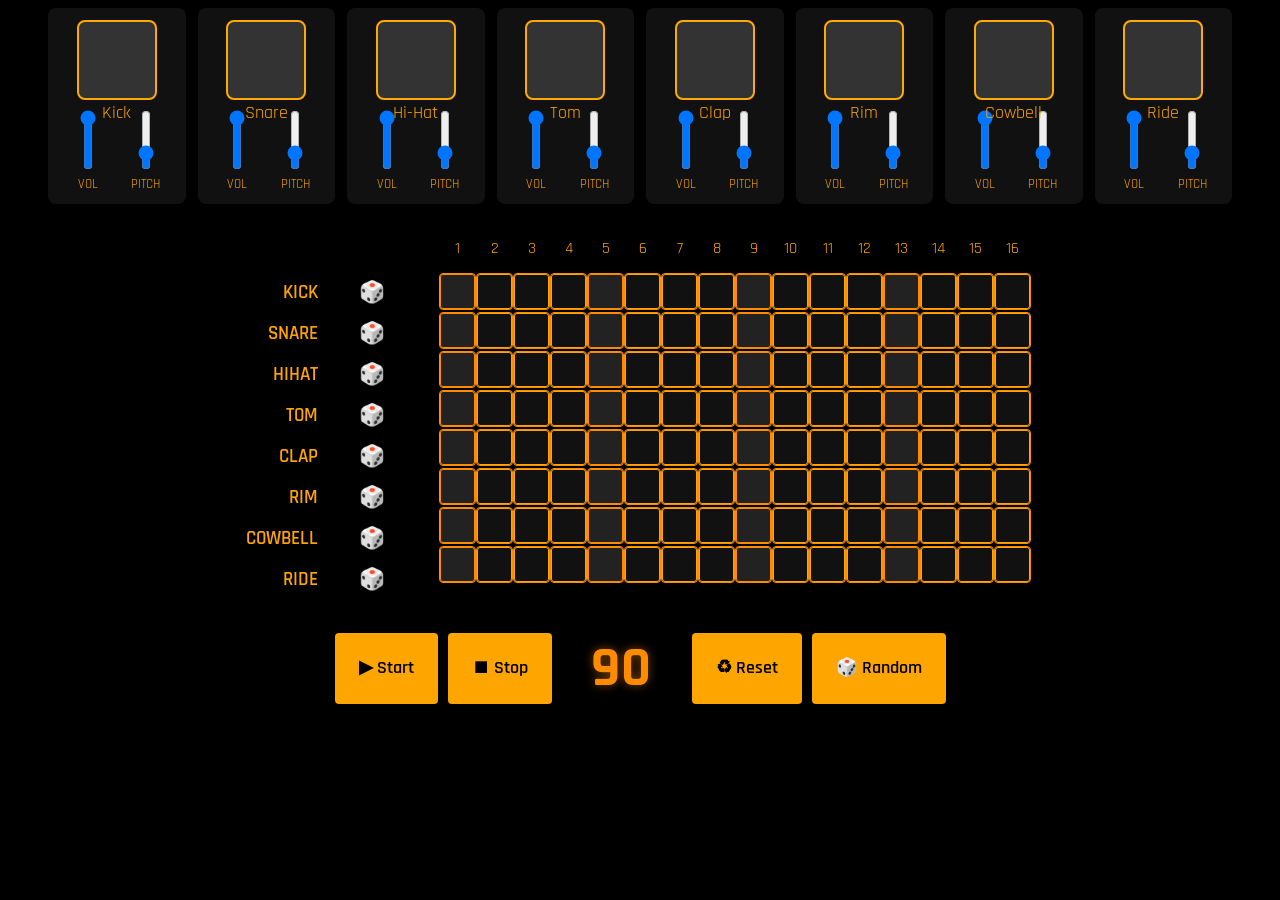
<file: index.html>
<!DOCTYPE html>
<html>
<head>
    <title>B34tB0X</title>
    <meta charset="utf-8">
    <!-- Adjusted viewport for mobile -->
    <meta name="viewport" content="width=device-width, initial-scale=1.0, user-scalable=no, viewport-fit=cover">
    <!-- Optional: allow standalone usage on iOS home screen -->
    <meta name="apple-mobile-web-app-capable" content="yes">

    <link href="https://fonts.googleapis.com/css2?family=Rajdhani:wght@500;600;700&display=swap" rel="stylesheet">
    <link rel="stylesheet" href="styles.css">
</head>
<body>
    <div class="container">
        <!-- DRUM PADS -->
        <div class="drum-pads">
            <!-- Kick -->
            <div class="pad-group" data-sound="kick">
                <div class="drum-pad">
                    <div class="pad-label">Kick</div>
                </div>
                <div class="pad-controls">
                    <div class="knob-container">
                        <input type="range" class="vertical volume-knob" min="0" max="1" step="0.01" value="1">
                        <div class="knob-label">VOL</div>
                    </div>
                    <div class="knob-container">
                        <input type="range" class="vertical pitch-knob" min="0.25" max="4" step="0.01" value="1">
                        <div class="knob-label">PITCH</div>
                    </div>
                </div>
            </div>

            <!-- Snare -->
            <div class="pad-group" data-sound="snare">
                <div class="drum-pad">
                    <div class="pad-label">Snare</div>
                </div>
                <div class="pad-controls">
                    <div class="knob-container">
                        <input type="range" class="vertical volume-knob" min="0" max="1" step="0.01" value="1">
                        <div class="knob-label">VOL</div>
                    </div>
                    <div class="knob-container">
                        <input type="range" class="vertical pitch-knob" min="0.25" max="4" step="0.01" value="1">
                        <div class="knob-label">PITCH</div>
                    </div>
                </div>
            </div>

            <!-- Hi-Hat -->
            <div class="pad-group" data-sound="hihat">
                <div class="drum-pad">
                    <div class="pad-label">Hi-Hat</div>
                </div>
                <div class="pad-controls">
                    <div class="knob-container">
                        <input type="range" class="vertical volume-knob" min="0" max="1" step="0.01" value="1">
                        <div class="knob-label">VOL</div>
                    </div>
                    <div class="knob-container">
                        <input type="range" class="vertical pitch-knob" min="0.25" max="4" step="0.01" value="1">
                        <div class="knob-label">PITCH</div>
                    </div>
                </div>
            </div>

            <!-- Tom -->
            <div class="pad-group" data-sound="tom">
                <div class="drum-pad">
                    <div class="pad-label">Tom</div>
                </div>
                <div class="pad-controls">
                    <div class="knob-container">
                        <input type="range" class="vertical volume-knob" min="0" max="1" step="0.01" value="1">
                        <div class="knob-label">VOL</div>
                    </div>
                    <div class="knob-container">
                        <input type="range" class="vertical pitch-knob" min="0.25" max="4" step="0.01" value="1">
                        <div class="knob-label">PITCH</div>
                    </div>
                </div>
            </div>

            <!-- Clap -->
            <div class="pad-group" data-sound="clap">
                <div class="drum-pad">
                    <div class="pad-label">Clap</div>
                </div>
                <div class="pad-controls">
                    <div class="knob-container">
                        <input type="range" class="vertical volume-knob" min="0" max="1" step="0.01" value="1">
                        <div class="knob-label">VOL</div>
                    </div>
                    <div class="knob-container">
                        <input type="range" class="vertical pitch-knob" min="0.25" max="4" step="0.01" value="1">
                        <div class="knob-label">PITCH</div>
                    </div>
                </div>
            </div>

            <!-- Rim -->
            <div class="pad-group" data-sound="rim">
                <div class="drum-pad">
                    <div class="pad-label">Rim</div>
                </div>
                <div class="pad-controls">
                    <div class="knob-container">
                        <input type="range" class="vertical volume-knob" min="0" max="1" step="0.01" value="1">
                        <div class="knob-label">VOL</div>
                    </div>
                    <div class="knob-container">
                        <input type="range" class="vertical pitch-knob" min="0.25" max="4" step="0.01" value="1">
                        <div class="knob-label">PITCH</div>
                    </div>
                </div>
            </div>

            <!-- Cowbell -->
            <div class="pad-group" data-sound="cowbell">
                <div class="drum-pad">
                    <div class="pad-label">Cowbell</div>
                </div>
                <div class="pad-controls">
                    <div class="knob-container">
                        <input type="range" class="vertical volume-knob" min="0" max="1" step="0.01" value="1">
                        <div class="knob-label">VOL</div>
                    </div>
                    <div class="knob-container">
                        <input type="range" class="vertical pitch-knob" min="0.25" max="4" step="0.01" value="1">
                        <div class="knob-label">PITCH</div>
                    </div>
                </div>
            </div>

            <!-- Ride -->
            <div class="pad-group" data-sound="ride">
                <div class="drum-pad">
                    <div class="pad-label">Ride</div>
                </div>
                <div class="pad-controls">
                    <div class="knob-container">
                        <input type="range" class="vertical volume-knob" min="0" max="1" step="0.01" value="1">
                        <div class="knob-label">VOL</div>
                    </div>
                    <div class="knob-container">
                        <input type="range" class="vertical pitch-knob" min="0.25" max="4" step="0.01" value="1">
                        <div class="knob-label">PITCH</div>
                    </div>
                </div>
            </div>
        </div>

        <!-- SEQUENCER -->
        <div class="sequencer-container-wrapper">
            <div class="inst-labels">
                <div class="inst-label"></div>
                <div class="inst-label">KICK <button class="dice-button">🎲</button></div>
                <div class="inst-label">SNARE <button class="dice-button">🎲</button></div>
                <div class="inst-label">HIHAT <button class="dice-button">🎲</button></div>
                <div class="inst-label">TOM <button class="dice-button">🎲</button></div>
                <div class="inst-label">CLAP <button class="dice-button">🎲</button></div>
                <div class="inst-label">RIM <button class="dice-button">🎲</button></div>
                <div class="inst-label">COWBELL <button class="dice-button">🎲</button></div>
                <div class="inst-label">RIDE <button class="dice-button">🎲</button></div>
            </div>

            <div class="sequencer-container">
                <div class="step-numbers">
                    <div class="step-number">1</div>
                    <div class="step-number">2</div>
                    <div class="step-number">3</div>
                    <div class="step-number">4</div>
                    <div class="step-number">5</div>
                    <div class="step-number">6</div>
                    <div class="step-number">7</div>
                    <div class="step-number">8</div>
                    <div class="step-number">9</div>
                    <div class="step-number">10</div>
                    <div class="step-number">11</div>
                    <div class="step-number">12</div>
                    <div class="step-number">13</div>
                    <div class="step-number">14</div>
                    <div class="step-number">15</div>
                    <div class="step-number">16</div>
                </div>

                <!-- Each row: data-sound=sampleName, 16 steps -->
                <div class="sequencer-row" data-sound="kick">
                    <div class="sequencer-step strong-beat" data-step="0"></div>
                    <div class="sequencer-step" data-step="1"></div>
                    <div class="sequencer-step" data-step="2"></div>
                    <div class="sequencer-step" data-step="3"></div>
                    <div class="sequencer-step strong-beat" data-step="4"></div>
                    <div class="sequencer-step" data-step="5"></div>
                    <div class="sequencer-step" data-step="6"></div>
                    <div class="sequencer-step" data-step="7"></div>
                    <div class="sequencer-step strong-beat" data-step="8"></div>
                    <div class="sequencer-step" data-step="9"></div>
                    <div class="sequencer-step" data-step="10"></div>
                    <div class="sequencer-step" data-step="11"></div>
                    <div class="sequencer-step strong-beat" data-step="12"></div>
                    <div class="sequencer-step" data-step="13"></div>
                    <div class="sequencer-step" data-step="14"></div>
                    <div class="sequencer-step" data-step="15"></div>
                </div>
                <div class="sequencer-row" data-sound="snare">
                    <div class="sequencer-step strong-beat" data-step="0"></div>
                    <div class="sequencer-step" data-step="1"></div>
                    <div class="sequencer-step" data-step="2"></div>
                    <div class="sequencer-step" data-step="3"></div>
                    <div class="sequencer-step strong-beat" data-step="4"></div>
                    <div class="sequencer-step" data-step="5"></div>
                    <div class="sequencer-step" data-step="6"></div>
                    <div class="sequencer-step" data-step="7"></div>
                    <div class="sequencer-step strong-beat" data-step="8"></div>
                    <div class="sequencer-step" data-step="9"></div>
                    <div class="sequencer-step" data-step="10"></div>
                    <div class="sequencer-step" data-step="11"></div>
                    <div class="sequencer-step strong-beat" data-step="12"></div>
                    <div class="sequencer-step" data-step="13"></div>
                    <div class="sequencer-step" data-step="14"></div>
                    <div class="sequencer-step" data-step="15"></div>
                </div>
                <div class="sequencer-row" data-sound="hihat">
                    <div class="sequencer-step strong-beat" data-step="0"></div>
                    <div class="sequencer-step" data-step="1"></div>
                    <div class="sequencer-step" data-step="2"></div>
                    <div class="sequencer-step" data-step="3"></div>
                    <div class="sequencer-step strong-beat" data-step="4"></div>
                    <div class="sequencer-step" data-step="5"></div>
                    <div class="sequencer-step" data-step="6"></div>
                    <div class="sequencer-step" data-step="7"></div>
                    <div class="sequencer-step strong-beat" data-step="8"></div>
                    <div class="sequencer-step" data-step="9"></div>
                    <div class="sequencer-step" data-step="10"></div>
                    <div class="sequencer-step" data-step="11"></div>
                    <div class="sequencer-step strong-beat" data-step="12"></div>
                    <div class="sequencer-step" data-step="13"></div>
                    <div class="sequencer-step" data-step="14"></div>
                    <div class="sequencer-step" data-step="15"></div>
                </div>
                <div class="sequencer-row" data-sound="tom">
                    <div class="sequencer-step strong-beat" data-step="0"></div>
                    <div class="sequencer-step" data-step="1"></div>
                    <div class="sequencer-step" data-step="2"></div>
                    <div class="sequencer-step" data-step="3"></div>
                    <div class="sequencer-step strong-beat" data-step="4"></div>
                    <div class="sequencer-step" data-step="5"></div>
                    <div class="sequencer-step" data-step="6"></div>
                    <div class="sequencer-step" data-step="7"></div>
                    <div class="sequencer-step strong-beat" data-step="8"></div>
                    <div class="sequencer-step" data-step="9"></div>
                    <div class="sequencer-step" data-step="10"></div>
                    <div class="sequencer-step" data-step="11"></div>
                    <div class="sequencer-step strong-beat" data-step="12"></div>
                    <div class="sequencer-step" data-step="13"></div>
                    <div class="sequencer-step" data-step="14"></div>
                    <div class="sequencer-step" data-step="15"></div>
                </div>
                <div class="sequencer-row" data-sound="clap">
                    <div class="sequencer-step strong-beat" data-step="0"></div>
                    <div class="sequencer-step" data-step="1"></div>
                    <div class="sequencer-step" data-step="2"></div>
                    <div class="sequencer-step" data-step="3"></div>
                    <div class="sequencer-step strong-beat" data-step="4"></div>
                    <div class="sequencer-step" data-step="5"></div>
                    <div class="sequencer-step" data-step="6"></div>
                    <div class="sequencer-step" data-step="7"></div>
                    <div class="sequencer-step strong-beat" data-step="8"></div>
                    <div class="sequencer-step" data-step="9"></div>
                    <div class="sequencer-step" data-step="10"></div>
                    <div class="sequencer-step" data-step="11"></div>
                    <div class="sequencer-step strong-beat" data-step="12"></div>
                    <div class="sequencer-step" data-step="13"></div>
                    <div class="sequencer-step" data-step="14"></div>
                    <div class="sequencer-step" data-step="15"></div>
                </div>
                <div class="sequencer-row" data-sound="rim">
                    <div class="sequencer-step strong-beat" data-step="0"></div>
                    <div class="sequencer-step" data-step="1"></div>
                    <div class="sequencer-step" data-step="2"></div>
                    <div class="sequencer-step" data-step="3"></div>
                    <div class="sequencer-step strong-beat" data-step="4"></div>
                    <div class="sequencer-step" data-step="5"></div>
                    <div class="sequencer-step" data-step="6"></div>
                    <div class="sequencer-step" data-step="7"></div>
                    <div class="sequencer-step strong-beat" data-step="8"></div>
                    <div class="sequencer-step" data-step="9"></div>
                    <div class="sequencer-step" data-step="10"></div>
                    <div class="sequencer-step" data-step="11"></div>
                    <div class="sequencer-step strong-beat" data-step="12"></div>
                    <div class="sequencer-step" data-step="13"></div>
                    <div class="sequencer-step" data-step="14"></div>
                    <div class="sequencer-step" data-step="15"></div>
                </div>
                <div class="sequencer-row" data-sound="cowbell">
                    <div class="sequencer-step strong-beat" data-step="0"></div>
                    <div class="sequencer-step" data-step="1"></div>
                    <div class="sequencer-step" data-step="2"></div>
                    <div class="sequencer-step" data-step="3"></div>
                    <div class="sequencer-step strong-beat" data-step="4"></div>
                    <div class="sequencer-step" data-step="5"></div>
                    <div class="sequencer-step" data-step="6"></div>
                    <div class="sequencer-step" data-step="7"></div>
                    <div class="sequencer-step strong-beat" data-step="8"></div>
                    <div class="sequencer-step" data-step="9"></div>
                    <div class="sequencer-step" data-step="10"></div>
                    <div class="sequencer-step" data-step="11"></div>
                    <div class="sequencer-step strong-beat" data-step="12"></div>
                    <div class="sequencer-step" data-step="13"></div>
                    <div class="sequencer-step" data-step="14"></div>
                    <div class="sequencer-step" data-step="15"></div>
                </div>
                <div class="sequencer-row" data-sound="ride">
                    <div class="sequencer-step strong-beat" data-step="0"></div>
                    <div class="sequencer-step" data-step="1"></div>
                    <div class="sequencer-step" data-step="2"></div>
                    <div class="sequencer-step" data-step="3"></div>
                    <div class="sequencer-step strong-beat" data-step="4"></div>
                    <div class="sequencer-step" data-step="5"></div>
                    <div class="sequencer-step" data-step="6"></div>
                    <div class="sequencer-step" data-step="7"></div>
                    <div class="sequencer-step strong-beat" data-step="8"></div>
                    <div class="sequencer-step" data-step="9"></div>
                    <div class="sequencer-step" data-step="10"></div>
                    <div class="sequencer-step" data-step="11"></div>
                    <div class="sequencer-step strong-beat" data-step="12"></div>
                    <div class="sequencer-step" data-step="13"></div>
                    <div class="sequencer-step" data-step="14"></div>
                    <div class="sequencer-step" data-step="15"></div>
                </div>
            </div>
        </div>

        <!-- Controls -->
        <div class="controls">
            <button id="start">▶ Start</button>
            <button id="stop">⏹ Stop</button>
            <div class="tempo-control">
                <div id="tempoDisplay" class="tempo-display">90</div>
                <input type="hidden" id="tempo" value="90">
            </div>
            <button id="reset">♻ Reset</button>
            <button id="randomize">🎲 Random</button>
        </div>
    </div>
    
    <script src="script.js"></script>
</body>
</html>
</file>
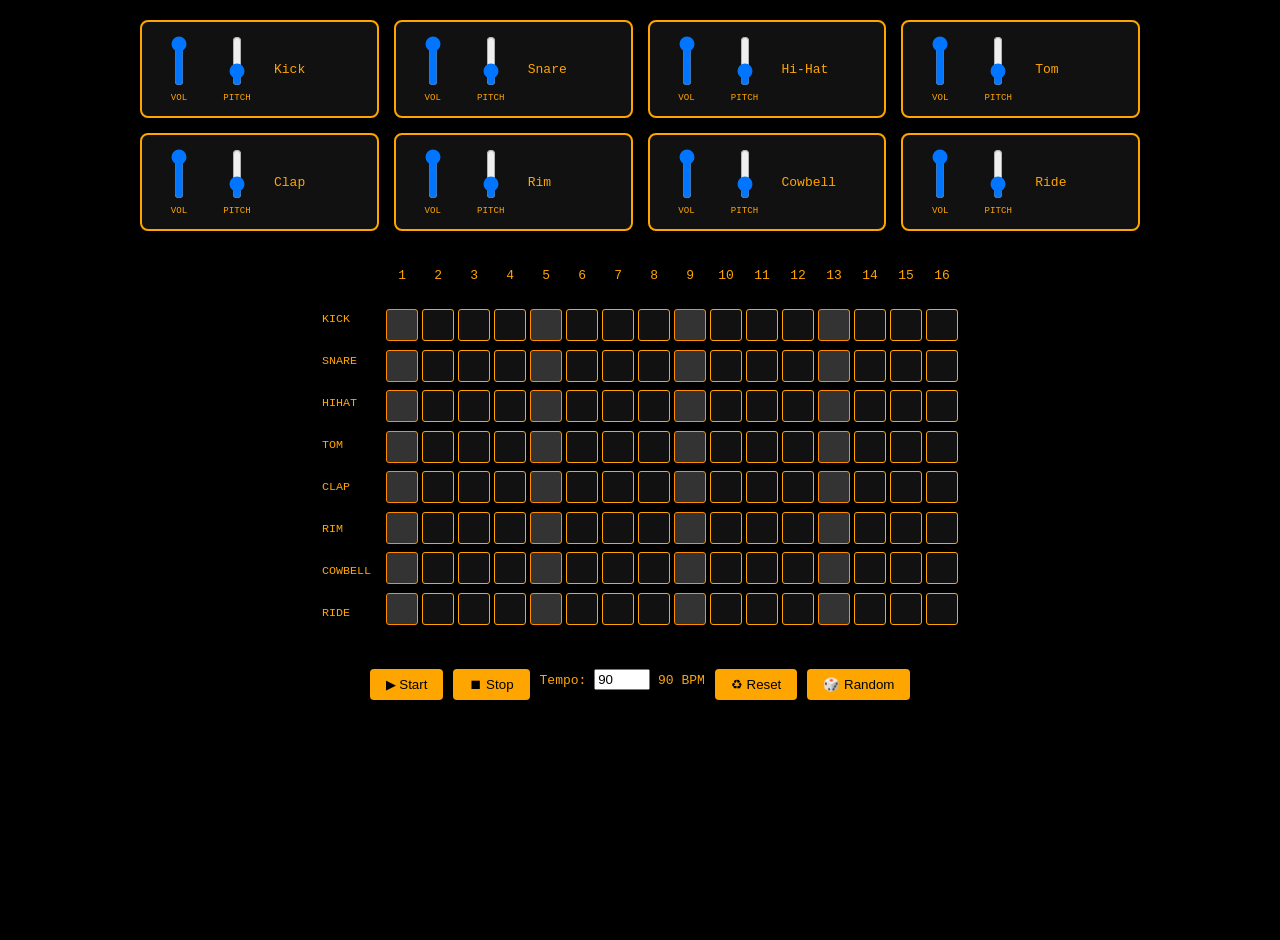
<file: drumbox.html>
<!DOCTYPE html>
<html>
<head>
    <title>Drum Machine - Web Audio API</title>
    <meta charset="utf-8" name="viewport" content="width=device-width, initial-scale=1.0">
    <style>
        /* Same CSS as before */
        body { 
            background-color: #000; 
            color: #ffa500; 
            font-family: monospace; 
            margin: 0; 
            padding: 20px; 
            display: flex; 
            justify-content: center; 
            min-height: 100vh; 
        }
        .container { 
            display: flex; 
            flex-direction: column; 
            align-items: center; 
            gap: 30px; 
            max-width: 1000px; 
            width: 100%; 
        }
        .drum-pads { 
            display: grid; 
            grid-template-columns: repeat(4, 1fr); 
            gap: 15px; 
            width: 100%; 
        }
        .drum-pad { 
            display: flex; 
            align-items: center; 
            border: 2px solid #ffa500; 
            border-radius: 8px; 
            padding: 12px; 
            background: #111; 
            cursor: pointer; 
            transition: transform 0.1s; 
        }
        .drum-pad:active { 
            transform: scale(0.95); 
        }
        .pad-controls-left { 
            display: flex; 
            gap: 8px; 
            margin-right: 12px; 
        }
        .knob-container { 
            position: relative; 
            width: 50px; 
            height: 70px; 
            display: flex; 
            flex-direction: column; 
            align-items: center; 
        }
        .knob-label { 
            font-size: 0.7em; 
            color: #ffa500; 
            margin-top: 4px; 
            text-align: center; 
        }
        input[type="range"].vertical { 
            -webkit-appearance: slider-vertical; 
            width: 30px; 
            height: 50px; 
            background: transparent; 
            cursor: pointer; 
        }
        .sequencer-container-wrapper { 
            display: grid; 
            grid-template-columns: auto 2fr; 
            width: auto; 
            overflow-x: auto; 
        }
        .inst-labels { 
            display: grid; 
            grid-template-rows: repeat(9, 32px); 
            align-items: center; 
            gap: 10px; 
            padding-right: 15px; 
        }
        .inst-label { 
            height: 34px; 
            display: flex; 
            align-items: center; 
            font-size: 0.9em; 
        }
        .sequencer-container { 
            display: grid; 
            gap: 4px; 
        }
        .step-numbers {
            display: grid; 
            grid-template-columns: repeat(16, 32px); 
            gap: 4px; 
            margin-bottom: 10px; 
        }
        .step-number { 
            text-align: center; 
            line-height: 30px; 
        }
        .sequencer-row { 
            display: grid; 
            grid-template-columns: repeat(16, 32px); 
            gap: 4px; 
        }
        .sequencer-step { 
            width: 30px; 
            height: 30px; 
            border: 1px solid #ffa500; 
            border-radius: 3px; 
            background: #111; 
            cursor: pointer; 
            transition: all 0.1s; 
        }
        .sequencer-step.active { 
            background: #ff8c00; 
        }
        .sequencer-step.current { 
            box-shadow: 0 0 10px #ffa500; 
            transform: scale(1.1); 
        }
        .step-number.current { 
            color: #ff4500; 
            font-weight: bold; 
        }
        /* Strong beat styling */
        .sequencer-step.strong-beat {
            background-color: #333;
            border-color: #ff8c00;
        }
        .sequencer-step.strong-beat.active {
            background-color: #cc6600;
        }
        .controls { 
            display: flex; 
            flex-wrap: wrap; 
            gap: 10px; 
            justify-content: center; 
            width: 100%; 
            padding: 10px; 
        }
        button { 
            background: #ffa500; 
            color: #000; 
            border: none; 
            padding: 8px 16px; 
            border-radius: 4px; 
            cursor: pointer; 
            transition: opacity 0.2s; 
        }
        button:active { 
            opacity: 0.8; 
        }
        @media (max-width: 768px) { 
            .drum-pads { grid-template-columns: repeat(2, 1fr); } 
            .drum-pad { padding: 8px; } 
            .knob-container { width: 40px; } 
            .sequencer-container-wrapper { transform: scale(0.95); } 
        }
    </style>
</head>

<body>
    <div class="container">
        <!-- DRUM PADS -->
        <div class="drum-pads">
            <!-- Kick -->
            <div class="drum-pad" data-sound="kick">
                <div class="pad-controls-left">
                    <div class="knob-container">
                        <input type="range" class="vertical volume-knob" min="0" max="1" step="0.01" value="1">
                        <div class="knob-label">VOL</div>
                    </div>
                    <div class="knob-container">
                        <input type="range" class="vertical pitch-knob" min="0.25" max="4" step="0.01" value="1">
                        <div class="knob-label">PITCH</div>
                    </div>
                </div>
                <div class="pad-label">Kick</div>
            </div>

            <!-- Snare -->
            <div class="drum-pad" data-sound="snare">
                <div class="pad-controls-left">
                    <div class="knob-container">
                        <input type="range" class="vertical volume-knob" min="0" max="1" step="0.01" value="1">
                        <div class="knob-label">VOL</div>
                    </div>
                    <div class="knob-container">
                        <input type="range" class="vertical pitch-knob" min="0.25" max="4" step="0.01" value="1">
                        <div class="knob-label">PITCH</div>
                    </div>
                </div>
                <div class="pad-label">Snare</div>
            </div>

            <!-- Hi-Hat -->
            <div class="drum-pad" data-sound="hihat">
                <div class="pad-controls-left">
                    <div class="knob-container">
                        <input type="range" class="vertical volume-knob" min="0" max="1" step="0.01" value="1">
                        <div class="knob-label">VOL</div>
                    </div>
                    <div class="knob-container">
                        <input type="range" class="vertical pitch-knob" min="0.25" max="4" step="0.01" value="1">
                        <div class="knob-label">PITCH</div>
                    </div>
                </div>
                <div class="pad-label">Hi-Hat</div>
            </div>

            <!-- Tom -->
            <div class="drum-pad" data-sound="tom">
                <div class="pad-controls-left">
                    <div class="knob-container">
                        <input type="range" class="vertical volume-knob" min="0" max="1" step="0.01" value="1">
                        <div class="knob-label">VOL</div>
                    </div>
                    <div class="knob-container">
                        <input type="range" class="vertical pitch-knob" min="0.25" max="4" step="0.01" value="1">
                        <div class="knob-label">PITCH</div>
                    </div>
                </div>
                <div class="pad-label">Tom</div>
            </div>

            <!-- Clap -->
            <div class="drum-pad" data-sound="clap">
                <div class="pad-controls-left">
                    <div class="knob-container">
                        <input type="range" class="vertical volume-knob" min="0" max="1" step="0.01" value="1">
                        <div class="knob-label">VOL</div>
                    </div>
                    <div class="knob-container">
                        <input type="range" class="vertical pitch-knob" min="0.25" max="4" step="0.01" value="1">
                        <div class="knob-label">PITCH</div>
                    </div>
                </div>
                <div class="pad-label">Clap</div>
            </div>

            <!-- Rim -->
            <div class="drum-pad" data-sound="rim">
                <div class="pad-controls-left">
                    <div class="knob-container">
                        <input type="range" class="vertical volume-knob" min="0" max="1" step="0.01" value="1">
                        <div class="knob-label">VOL</div>
                    </div>
                    <div class="knob-container">
                        <input type="range" class="vertical pitch-knob" min="0.25" max="4" step="0.01" value="1">
                        <div class="knob-label">PITCH</div>
                    </div>
                </div>
                <div class="pad-label">Rim</div>
            </div>

            <!-- Cowbell -->
            <div class="drum-pad" data-sound="cowbell">
                <div class="pad-controls-left">
                    <div class="knob-container">
                        <input type="range" class="vertical volume-knob" min="0" max="1" step="0.01" value="1">
                        <div class="knob-label">VOL</div>
                    </div>
                    <div class="knob-container">
                        <input type="range" class="vertical pitch-knob" min="0.25" max="4" step="0.01" value="1">
                        <div class="knob-label">PITCH</div>
                    </div>
                </div>
                <div class="pad-label">Cowbell</div>
            </div>

            <!-- Ride -->
            <div class="drum-pad" data-sound="ride">
                <div class="pad-controls-left">
                    <div class="knob-container">
                        <input type="range" class="vertical volume-knob" min="0" max="1" step="0.01" value="1">
                        <div class="knob-label">VOL</div>
                    </div>
                    <div class="knob-container">
                        <input type="range" class="vertical pitch-knob" min="0.25" max="4" step="0.01" value="1">
                        <div class="knob-label">PITCH</div>
                    </div>
                </div>
                <div class="pad-label">Ride</div>
            </div>
        </div>

        <!-- SEQUENCER -->
        <div class="sequencer-container-wrapper">
            <div class="inst-labels">
                <div class="inst-label"> </div>
                <div class="inst-label">KICK</div>
                <div class="inst-label">SNARE</div>
                <div class="inst-label">HIHAT</div>
                <div class="inst-label">TOM</div>
                <div class="inst-label">CLAP</div>
                <div class="inst-label">RIM</div>
                <div class="inst-label">COWBELL</div>
                <div class="inst-label">RIDE</div>
            </div>

            <div class="sequencer-container">
                <div class="step-numbers">
                    <div class="step-number">1</div>
                    <div class="step-number">2</div>
                    <div class="step-number">3</div>
                    <div class="step-number">4</div>
                    <div class="step-number">5</div>
                    <div class="step-number">6</div>
                    <div class="step-number">7</div>
                    <div class="step-number">8</div>
                    <div class="step-number">9</div>
                    <div class="step-number">10</div>
                    <div class="step-number">11</div>
                    <div class="step-number">12</div>
                    <div class="step-number">13</div>
                    <div class="step-number">14</div>
                    <div class="step-number">15</div>
                    <div class="step-number">16</div>
                </div>

                <!-- Each row is data-sound=[sampleName], with 16 steps -->
                <div class="sequencer-row" data-sound="kick">
                    <div class="sequencer-step strong-beat" data-step="0"></div>
                    <div class="sequencer-step" data-step="1"></div>
                    <div class="sequencer-step" data-step="2"></div>
                    <div class="sequencer-step" data-step="3"></div>
                    <div class="sequencer-step strong-beat" data-step="4"></div>
                    <div class="sequencer-step" data-step="5"></div>
                    <div class="sequencer-step" data-step="6"></div>
                    <div class="sequencer-step" data-step="7"></div>
                    <div class="sequencer-step strong-beat" data-step="8"></div>
                    <div class="sequencer-step" data-step="9"></div>
                    <div class="sequencer-step" data-step="10"></div>
                    <div class="sequencer-step" data-step="11"></div>
                    <div class="sequencer-step strong-beat" data-step="12"></div>
                    <div class="sequencer-step" data-step="13"></div>
                    <div class="sequencer-step" data-step="14"></div>
                    <div class="sequencer-step" data-step="15"></div>
                </div>
                <div class="sequencer-row" data-sound="snare">
                    <div class="sequencer-step strong-beat" data-step="0"></div>
                    <div class="sequencer-step" data-step="1"></div>
                    <div class="sequencer-step" data-step="2"></div>
                    <div class="sequencer-step" data-step="3"></div>
                    <div class="sequencer-step strong-beat" data-step="4"></div>
                    <div class="sequencer-step" data-step="5"></div>
                    <div class="sequencer-step" data-step="6"></div>
                    <div class="sequencer-step" data-step="7"></div>
                    <div class="sequencer-step strong-beat" data-step="8"></div>
                    <div class="sequencer-step" data-step="9"></div>
                    <div class="sequencer-step" data-step="10"></div>
                    <div class="sequencer-step" data-step="11"></div>
                    <div class="sequencer-step strong-beat" data-step="12"></div>
                    <div class="sequencer-step" data-step="13"></div>
                    <div class="sequencer-step" data-step="14"></div>
                    <div class="sequencer-step" data-step="15"></div>
                </div>
                <div class="sequencer-row" data-sound="hihat">
                    <div class="sequencer-step strong-beat" data-step="0"></div>
                    <div class="sequencer-step" data-step="1"></div>
                    <div class="sequencer-step" data-step="2"></div>
                    <div class="sequencer-step" data-step="3"></div>
                    <div class="sequencer-step strong-beat" data-step="4"></div>
                    <div class="sequencer-step" data-step="5"></div>
                    <div class="sequencer-step" data-step="6"></div>
                    <div class="sequencer-step" data-step="7"></div>
                    <div class="sequencer-step strong-beat" data-step="8"></div>
                    <div class="sequencer-step" data-step="9"></div>
                    <div class="sequencer-step" data-step="10"></div>
                    <div class="sequencer-step" data-step="11"></div>
                    <div class="sequencer-step strong-beat" data-step="12"></div>
                    <div class="sequencer-step" data-step="13"></div>
                    <div class="sequencer-step" data-step="14"></div>
                    <div class="sequencer-step" data-step="15"></div>
                </div>
                <div class="sequencer-row" data-sound="tom">
                    <div class="sequencer-step strong-beat" data-step="0"></div>
                    <div class="sequencer-step" data-step="1"></div>
                    <div class="sequencer-step" data-step="2"></div>
                    <div class="sequencer-step" data-step="3"></div>
                    <div class="sequencer-step strong-beat" data-step="4"></div>
                    <div class="sequencer-step" data-step="5"></div>
                    <div class="sequencer-step" data-step="6"></div>
                    <div class="sequencer-step" data-step="7"></div>
                    <div class="sequencer-step strong-beat" data-step="8"></div>
                    <div class="sequencer-step" data-step="9"></div>
                    <div class="sequencer-step" data-step="10"></div>
                    <div class="sequencer-step" data-step="11"></div>
                    <div class="sequencer-step strong-beat" data-step="12"></div>
                    <div class="sequencer-step" data-step="13"></div>
                    <div class="sequencer-step" data-step="14"></div>
                    <div class="sequencer-step" data-step="15"></div>
                </div>
                <div class="sequencer-row" data-sound="clap">
                    <div class="sequencer-step strong-beat" data-step="0"></div>
                    <div class="sequencer-step" data-step="1"></div>
                    <div class="sequencer-step" data-step="2"></div>
                    <div class="sequencer-step" data-step="3"></div>
                    <div class="sequencer-step strong-beat" data-step="4"></div>
                    <div class="sequencer-step" data-step="5"></div>
                    <div class="sequencer-step" data-step="6"></div>
                    <div class="sequencer-step" data-step="7"></div>
                    <div class="sequencer-step strong-beat" data-step="8"></div>
                    <div class="sequencer-step" data-step="9"></div>
                    <div class="sequencer-step" data-step="10"></div>
                    <div class="sequencer-step" data-step="11"></div>
                    <div class="sequencer-step strong-beat" data-step="12"></div>
                    <div class="sequencer-step" data-step="13"></div>
                    <div class="sequencer-step" data-step="14"></div>
                    <div class="sequencer-step" data-step="15"></div>
                </div>
                <div class="sequencer-row" data-sound="rim">
                    <div class="sequencer-step strong-beat" data-step="0"></div>
                    <div class="sequencer-step" data-step="1"></div>
                    <div class="sequencer-step" data-step="2"></div>
                    <div class="sequencer-step" data-step="3"></div>
                    <div class="sequencer-step strong-beat" data-step="4"></div>
                    <div class="sequencer-step" data-step="5"></div>
                    <div class="sequencer-step" data-step="6"></div>
                    <div class="sequencer-step" data-step="7"></div>
                    <div class="sequencer-step strong-beat" data-step="8"></div>
                    <div class="sequencer-step" data-step="9"></div>
                    <div class="sequencer-step" data-step="10"></div>
                    <div class="sequencer-step" data-step="11"></div>
                    <div class="sequencer-step strong-beat" data-step="12"></div>
                    <div class="sequencer-step" data-step="13"></div>
                    <div class="sequencer-step" data-step="14"></div>
                    <div class="sequencer-step" data-step="15"></div>
                </div>
                <div class="sequencer-row" data-sound="cowbell">
                    <div class="sequencer-step strong-beat" data-step="0"></div>
                    <div class="sequencer-step" data-step="1"></div>
                    <div class="sequencer-step" data-step="2"></div>
                    <div class="sequencer-step" data-step="3"></div>
                    <div class="sequencer-step strong-beat" data-step="4"></div>
                    <div class="sequencer-step" data-step="5"></div>
                    <div class="sequencer-step" data-step="6"></div>
                    <div class="sequencer-step" data-step="7"></div>
                    <div class="sequencer-step strong-beat" data-step="8"></div>
                    <div class="sequencer-step" data-step="9"></div>
                    <div class="sequencer-step" data-step="10"></div>
                    <div class="sequencer-step" data-step="11"></div>
                    <div class="sequencer-step strong-beat" data-step="12"></div>
                    <div class="sequencer-step" data-step="13"></div>
                    <div class="sequencer-step" data-step="14"></div>
                    <div class="sequencer-step" data-step="15"></div>
                </div>
                <div class="sequencer-row" data-sound="ride">
                    <div class="sequencer-step strong-beat" data-step="0"></div>
                    <div class="sequencer-step" data-step="1"></div>
                    <div class="sequencer-step" data-step="2"></div>
                    <div class="sequencer-step" data-step="3"></div>
                    <div class="sequencer-step strong-beat" data-step="4"></div>
                    <div class="sequencer-step" data-step="5"></div>
                    <div class="sequencer-step" data-step="6"></div>
                    <div class="sequencer-step" data-step="7"></div>
                    <div class="sequencer-step strong-beat" data-step="8"></div>
                    <div class="sequencer-step" data-step="9"></div>
                    <div class="sequencer-step" data-step="10"></div>
                    <div class="sequencer-step" data-step="11"></div>
                    <div class="sequencer-step strong-beat" data-step="12"></div>
                    <div class="sequencer-step" data-step="13"></div>
                    <div class="sequencer-step" data-step="14"></div>
                    <div class="sequencer-step" data-step="15"></div>
                </div>
            </div>
        </div>

        <!-- Controls -->
        <div class="controls">
            <button id="start">▶ Start</button>
            <button id="stop">⏹ Stop</button>
            <div class="tempo-control">
                <label for="tempo">Tempo:</label>
                <input type="number" id="tempo" min="60" max="240" value="90">
                <span id="tempoValue">90 BPM</span>
            </div>
            <button id="reset">♻ Reset</button>
            <button id="randomize">🎲 Random</button>
        </div>
    </div>

    <script>
        // Create AudioContext
        const audioContext = new (window.AudioContext || window.webkitAudioContext)();

        // We'll store decoded AudioBuffers here
        const audioBuffers = {};

        // All sample file paths
        const sampleFiles = {
            kick:    './kick.wav',
            snare:   './snare.wav',
            hihat:   './hihat.wav',
            tom:     './tom.wav',
            clap:    './clap.wav',
            rim:     './rim.wav',
            cowbell: './cowbell.wav',
            ride:    './ride.wav'
        };

        // Simple object to track volume & pitch for each instrument
        const sampleSettings = {};
        for (let key in sampleFiles) {
            sampleSettings[key] = { volume: 1, pitch: 1 };
        }

        // Load all samples into audioBuffers
        async function loadSamples() {
            const promises = Object.keys(sampleFiles).map(async (key) => {
                const response = await fetch(sampleFiles[key]);
                const arrayBuf = await response.arrayBuffer();
                audioBuffers[key] = await audioContext.decodeAudioData(arrayBuf);
            });
            // Wait until all are loaded
            await Promise.all(promises);
        }

        // Scheduling variables
        let isPlaying = false;
        let currentStep = 0;
        let nextNoteTime = 0;
        let timerID = null;
        let tempo = 90;

        // For look-ahead scheduling
        const scheduleAheadTime = 0.1; // how many seconds ahead to schedule
        const lookahead = 25;         // ms (how often to run scheduler)

        // DOM elements
        const drumPads = document.querySelectorAll('.drum-pad');
        const sequencerSteps = document.querySelectorAll('.sequencer-step');
        const startButton = document.getElementById('start');
        const stopButton = document.getElementById('stop');
        const tempoInput = document.getElementById('tempo');
        const tempoValue = document.getElementById('tempoValue');

        // Load everything, then enable the UI
        loadSamples().then(() => {
            console.log('All samples loaded!');
        }).catch(err => {
            console.error('Error loading samples:', err);
        });

        // Scheduler: schedule as many notes as we can within scheduleAheadTime
        function scheduler() {
            while (nextNoteTime < audioContext.currentTime + scheduleAheadTime) {
                scheduleStep(currentStep, nextNoteTime);
                updateStepVisualization(currentStep);

                // Each step is a 16th note
                const secondsPerBeat = 60.0 / tempo; 
                nextNoteTime += (secondsPerBeat / 4.0); 
                currentStep = (currentStep + 1) % 16;
            }
            timerID = setTimeout(scheduler, lookahead);
        }

        // Schedule each active step at the given time
        function scheduleStep(stepIndex, time) {
            // For each row's step matching stepIndex, if it's active, schedule a note
            sequencerSteps.forEach(step => {
                if (
                    parseInt(step.dataset.step) === stepIndex &&
                    step.classList.contains('active')
                ) {
                    const sound = step.parentElement.dataset.sound;
                    scheduleSound(sound, time);
                }
            });
        }

        // Actually schedule a sound in the future using an AudioBufferSourceNode
        function scheduleSound(sound, time) {
            const source = audioContext.createBufferSource();
            source.buffer = audioBuffers[sound];
            source.playbackRate.value = sampleSettings[sound].pitch;

            const gainNode = audioContext.createGain();
            gainNode.gain.value = sampleSettings[sound].volume;

            source.connect(gainNode).connect(audioContext.destination);
            source.start(time);
        }

        // Update the "current" step visualization
        function updateStepVisualization(step) {
            document.querySelectorAll('.sequencer-step, .step-number')
                .forEach(el => el.classList.remove('current'));

            // highlight all DOM elements that match the data-step
            document.querySelectorAll(`[data-step="${step}"]`)
                .forEach(el => el.classList.add('current'));

            // highlight the top row step number
            const stepNumber = document.querySelector(`.step-number:nth-child(${step + 1})`);
            if (stepNumber) stepNumber.classList.add('current');
        }

        // Trigger a sound immediately (for pad preview)
        function triggerSound(sound) {
            const source = audioContext.createBufferSource();
            source.buffer = audioBuffers[sound];
            source.playbackRate.value = sampleSettings[sound].pitch;

            const gainNode = audioContext.createGain();
            gainNode.gain.value = sampleSettings[sound].volume;

            source.connect(gainNode).connect(audioContext.destination);
            source.start(audioContext.currentTime);
        }

        // Event listeners
        drumPads.forEach(pad => {
            const sound = pad.dataset.sound;
            const volumeKnob = pad.querySelector('.volume-knob');
            const pitchKnob = pad.querySelector('.pitch-knob');

            // Clicking the pad triggers a one-shot preview of that sound
            pad.addEventListener('click', () => {
                triggerSound(sound);
                // Quick visual feedback
                pad.classList.add('active');
                setTimeout(() => pad.classList.remove('active'), 100);
            });

            // Volume knob
            volumeKnob.addEventListener('input', () => {
                sampleSettings[sound].volume = volumeKnob.value;
            });

            // Pitch knob
            pitchKnob.addEventListener('input', () => {
                sampleSettings[sound].pitch = pitchKnob.value;
            });
        });

        // Toggle steps on sequencer click
        sequencerSteps.forEach(step => {
            step.addEventListener('click', () => step.classList.toggle('active'));
        });

        // Mobile fix: resume audio context on first touch
        document.addEventListener('click', () => {
            if (audioContext.state === 'suspended') {
                audioContext.resume();
            }
        }, { once: true });

        // Start / Stop
        startButton.addEventListener('click', startSequencer);
        stopButton.addEventListener('click', stopSequencer);

        // Reset & Random
        document.getElementById('reset').addEventListener('click', () => {
            sequencerSteps.forEach(step => step.classList.remove('active'));
        });
        document.getElementById('randomize').addEventListener('click', () => {
            sequencerSteps.forEach(step => {
                step.classList.toggle('active', Math.random() > 0.8);
            });
        });

        // Tempo input
        tempoInput.addEventListener('input', () => {
            tempo = parseInt(tempoInput.value, 10);
            tempoValue.textContent = `${tempo} BPM`;

            // If currently playing, restart scheduler
            if (isPlaying) {
                stopSequencer();
                startSequencer();
            }
        });

        // Optional spacebar toggle
        document.addEventListener('keydown', (e) => {
            if (e.code === 'Space') {
                e.preventDefault();
                isPlaying ? stopSequencer() : startSequencer();
            }
        });

        function startSequencer() {
            if (!isPlaying) {
                isPlaying = true;
                currentStep = 0;
                nextNoteTime = audioContext.currentTime;
                scheduler();
            }
        }

        function stopSequencer() {
            isPlaying = false;
            clearTimeout(timerID);
            currentStep = 0;
            // Clear "current" highlight
            updateStepVisualization(-1);
        }
    </script>
</body>
</html>
</file>
<file: styles.css>
/* Global styles */
* {
    box-sizing: border-box;
}
body { 
    background-color: #000; 
    color: #ffa500; 
    font-family: 'Rajdhani', sans-serif;
    margin: 0; 
    padding: 0;
    /* For iOS Notch: content extends to safe area */
    padding-top: env(safe-area-inset-top);
    padding-right: env(safe-area-inset-right);
    padding-bottom: env(safe-area-inset-bottom);
    padding-left: env(safe-area-inset-left);
    display: flex;
    justify-content: center;
    min-height: 100vh;
}
.container { 
    display: flex;
    flex-direction: column;
    align-items: center;
    width: 100%; 
    max-width: 1200px;
    margin: 0 auto;
    padding: 8px;
    gap: 20px;
}

/* Drum pads container */
.drum-pads { 
    display: grid;
    grid-template-columns: repeat(auto-fit, minmax(100px, 1fr));
    gap: 12px;
    width: 100%; 
    margin-bottom: 10px;
}
.pad-group {
    display: flex;
    flex-direction: column;
    align-items: center;
    background-color: #111;
    border-radius: 8px;
    padding: 12px;
    min-width: 100px;
    max-width: 200px;
    flex: 1 1 auto;
}
.drum-pad {
    width: 80px;
    height: 80px;
    background-color: #333;
    border: 2px solid #ffaa00;
    border-radius: 8px;
    position: relative;
    margin-bottom: 8px;
    display: flex;
    align-items: center;
    justify-content: center;
    transition: box-shadow 0.2s ease, transform 0.2s ease;
    cursor: pointer;
}
.drum-pad.active {
    box-shadow: 0 0 20px #ffaa00;
    transform: scale(1.05);
}
.pad-label {
    position: absolute;
    bottom: -1.5em;
    text-align: center;
    font-size: 1.1em;
    color: #ffa500;
}

/* Controls for volume & pitch */
.pad-controls {
    display: flex; 
    flex-direction: row;
    gap: 8px; 
}
.knob-container { 
    display: flex; 
    flex-direction: column; 
    align-items: center; 
    width: 50px;
}
.knob-label { 
    font-size: 0.8em;
    color: #ffa500; 
    margin-top: 4px; 
    text-align: center; 
}
input[type="range"].vertical { 
    -webkit-appearance: slider-vertical;
    -moz-appearance: slider-vertical;
    appearance: slider-vertical;
    width: 20px;
    height: 60px;
    background: transparent; 
    cursor: pointer; 
}

/* Custom thumb color on WebKit (Chrome/Safari) */
input[type="range"].vertical::-webkit-slider-thumb {
    -webkit-appearance: none;
    width: 20px;
    height: 20px;
    background: #ffa500;
    border-radius: 50%;
    cursor: pointer;
    border: 2px solid #333; /* small border to blend with the track */
}
input[type="range"].vertical::-webkit-slider-thumb:active {
    background: #ffcc66;
}

/* For Firefox */
input[type="range"].vertical::-moz-range-thumb {
    width: 20px;
    height: 20px;
    background: #ffa500;
    border-radius: 50%;
    border: 2px solid #333;
    cursor: pointer;
}
input[type="range"].vertical::-moz-range-thumb:active {
    background: #ffcc66;
}

/* Sequencer */
.sequencer-container-wrapper {
    display: flex;
    width: 100%;
    flex-wrap: wrap;
    justify-content: center;
    gap: 10px;
}
.inst-labels {
    display: flex;
    flex-direction: column;
    gap: 0;
    align-items: center;
    text-align: center;
}
.inst-label {
    display: flex;
    align-items: center;
    justify-content: end;
    font-size: 1.2em;
    width: 180px;
    height: 35px;
    margin-bottom: 6px;
    padding: 0 8px;
    color: #ffa500;
    font-weight: 600;
    box-sizing: border-box;
}
.dice-button {
    background: none;
    border: none;
    color: #ffa500;
    font-size: 1.1em;
    cursor: pointer;
    padding: 0 2px;
    transition: transform 0.1s;
    margin-left: 4px;
}
.dice-button:hover {
    transform: scale(1.1);
}
.dice-button:active {
    transform: rotate(90deg) scale(0.9);
}

/* Sequencer grid */
.sequencer-container {
    display: flex;
    flex-direction: column;
    gap: 4px;
}
.step-numbers {
    display: grid;
    grid-template-columns: repeat(16, 35px);
    gap: 2px;
    margin-bottom: 6px;
}
.step-number {
    text-align: center;
    line-height: 30px;
    color: #ffa500;
}
.sequencer-row {
    display: grid;
    grid-template-columns: repeat(16, 35px);
    gap: 2px;
    align-items: center;
}
.sequencer-step {
    width: 35px;
    height: 35px;
    border: 1px solid #ffa500;
    border-radius: 3px;
    background: #111;
    cursor: pointer;
.sequencer-step.active {
    /* We rely on updateStepColor() for final color.
       Keep a slight outline or box-shadow if desired. */
    outline: 1px solid #ff8c00;
}
    /* We rely on updateStepColor() for final color.
       Keep a slight outline or box-shadow if desired. */
    outline: 1px solid #ff8c00;
}
.sequencer-step.strong-beat {
    background-color: #222;
    border-color: #ff8c00;
}
.sequencer-step.strong-beat.active {
    background-color: #cc6600;
}

/* Chasing animation for current step */
@keyframes chasing {
    0%   { box-shadow: 0 0 15px #ff8c00; }
    50%  { box-shadow: 0 0 25px #ff8c00; }
    100% { box-shadow: 0 0 30px #ff8c00; }
}
.sequencer-step.current {
    animation: chasing 0.4s ease-in-out;
}

/* Step number highlight */
.step-number.current {
    color: #ff4500;
    font-weight: bold;
}

/* Controls */
.controls { 
    display: flex; 
    flex-wrap: wrap; 
    gap: 10px; 
    justify-content: center; 
    width: 100%; 
    padding: 10px; 
}
button { 
    font-family: 'Rajdhani', sans-serif;
    font-weight: 600;
    font-size: 1.1rem;
    background: #ffa500; 
    color: #000; 
    border: none; 
    padding: 12px 24px;
    border-radius: 4px; 
    cursor: pointer; 
    transition: all 0.2s;
    min-width: 100px;
    line-height: 1.2;
}
button:active { 
    opacity: 0.8; 
}
.tempo-display {
    font-family: 'Rajdhani', sans-serif;
    font-weight: 700;
    font-size: 3.5em;
    color: #ff8c00;
    cursor: ns-resize;
    user-select: none;
    padding: 0 20px;
    transition: transform 0.1s;
    text-shadow: 0 0 10px rgba(255,140,0,0.5);
    letter-spacing: 1px;
    min-width: 120px;
    text-align: center;
}
.tempo-display:hover {
    transform: scale(1.05);
}
.tempo-display:active {
    transform: scale(0.95);
}

/* Responsive */
@media (max-width: 768px) { 
    .container {
        gap: 10px;
    }
    .pad-group {
        flex-direction: row;
        justify-content: space-between;
        max-width: 100%;
    }
    .drum-pad {
        width: 72px;
        height: 72px;
        margin-bottom: 0;
        margin-right: 8px;
    }
    .pad-label {
        bottom: -1.2em;
        font-size: 0.8em;
    }
    .knob-container {
        width: 40px;
    }
    input[type="range"].vertical {
        height: 50px;
    }
    .sequencer-step {
        width: 30px;
        height: 30px;
    }
    .step-numbers,
    .sequencer-row {
        grid-template-columns: repeat(16, 30px);
    }
}
</file>
